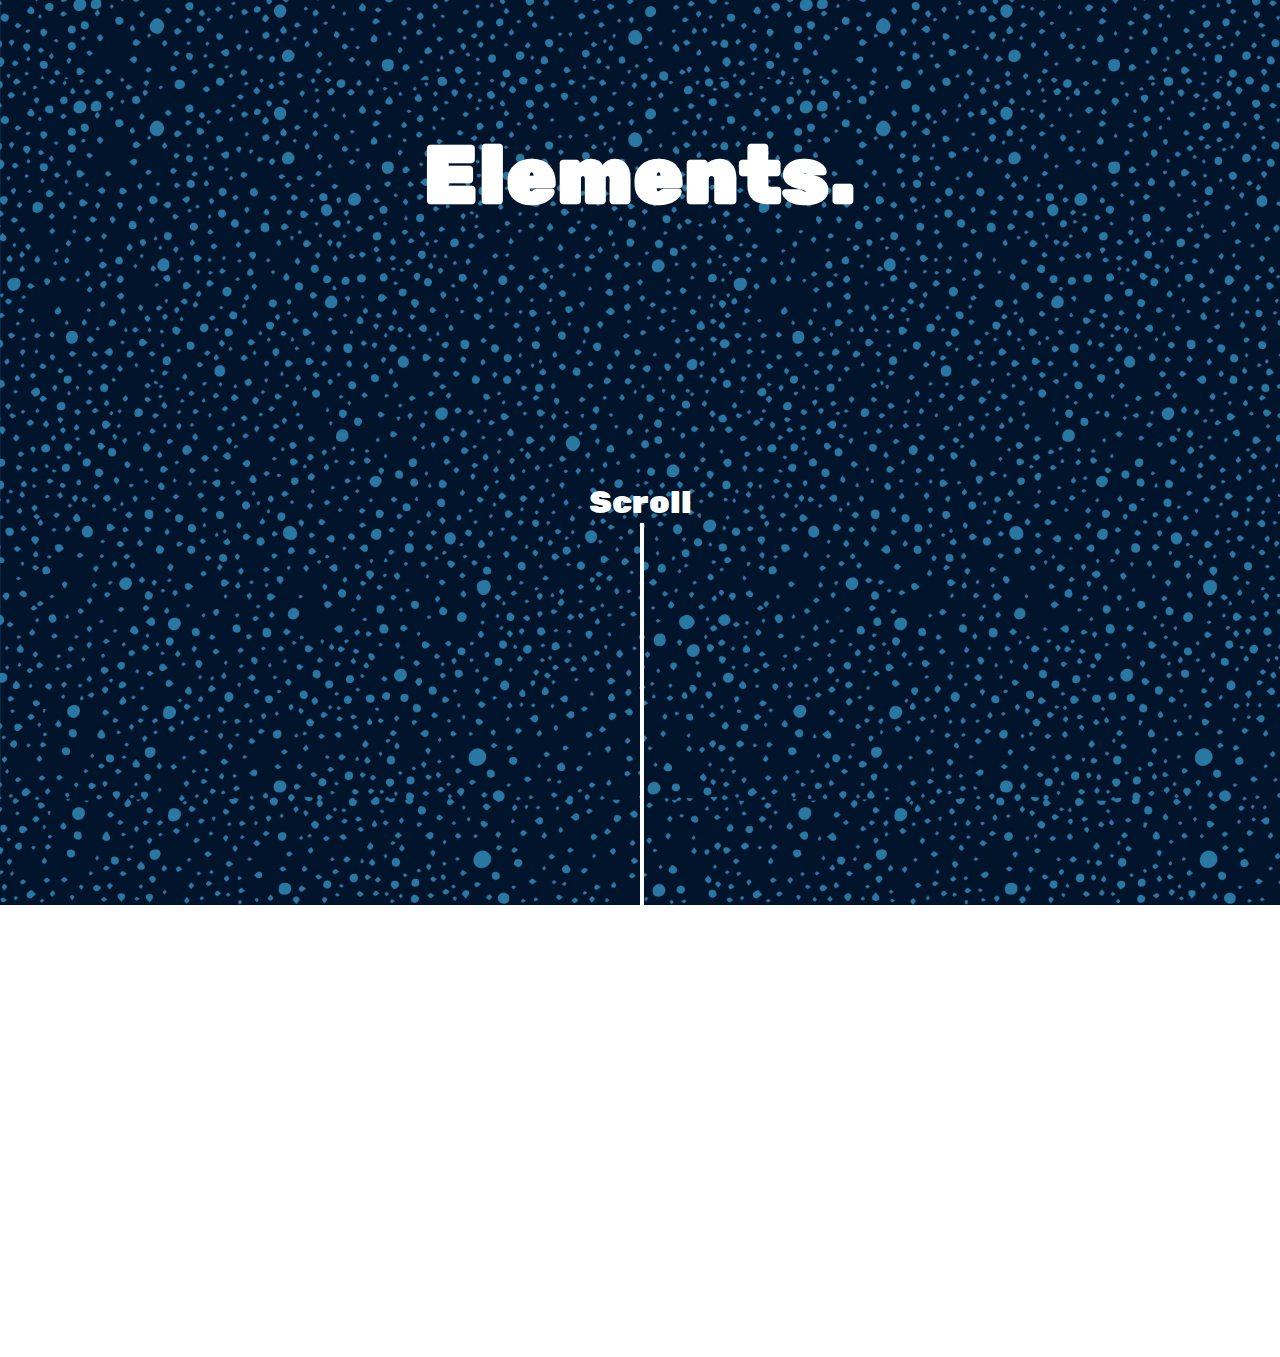
<file: Elements/index.html>
<!DOCTYPE html>
<html class="no-js" lang="en">
<head>
	    <meta charset="utf-8">
        <meta http-equiv="x-ua-compatible" content="ie=edge">
        <title>Elements Website</title>
        <meta name="description" content="">
        <meta name="viewport" content="width=device-width, initial-scale=1">

        <link rel="stylesheet" href="css/style.css" type="text/css">
				  <link rel="stylesheet" href="css/animate.css" type="text/css">

     <!-- Additional Fonts -->
		<link href='http://fonts.googleapis.com/css?family=Source+Sans+Pro:300,400,700,400italic|Josefin+Slab:400,700italic|Libre+Baskerville' rel='stylesheet' type='text/css'>
		<link href="https://fonts.googleapis.com/css?family=Rubik+One" rel="stylesheet">

</head>
<body>

<div id="home" class="container">
<div id="hometext">
<h1>Elements.</h1>
<div id="homelink">
<a href="#elements" class="homescroll smoothScroll animated infinite pulse">Scroll</a>
<div class="border-box"></div>
</div>
</div>



<div id="elements" class="container">

<div class="elements-wrapper">

	<div id="element-one">
		<a href="hydrogen.html" class="elementbox"><h2>H</h2></a>
		</div>

		<div id="element-two" >
			<a href="copper.html" class="elementbox"><h2>C</h2></a>
			</div>

			<div id="element-three" >
				<a href="iron.html" class="elementbox"><h2>Fe</h2></a>
				</div>

				<div id="element-four" >
					<a href="gold.html" class="elementbox"><h2>Au</h2></a>
					</div>

					<div id="element-five" >
						<a href="silicon.html" class="elementbox"><h2>Si</h2></a>
						</div>
</div>

</div>

<script src="https://ajax.googleapis.com/ajax/libs/jquery/3.1.0/jquery.min.js"></script>
<script src="js/main.js" type="text/javascript"></script>
<script type="text/javascript" src="js/jquery.waypoints.min.js"></script>
<script type="text/javascript" src="js/smoothscroll.js"></script>
</body>
</html>
</file>
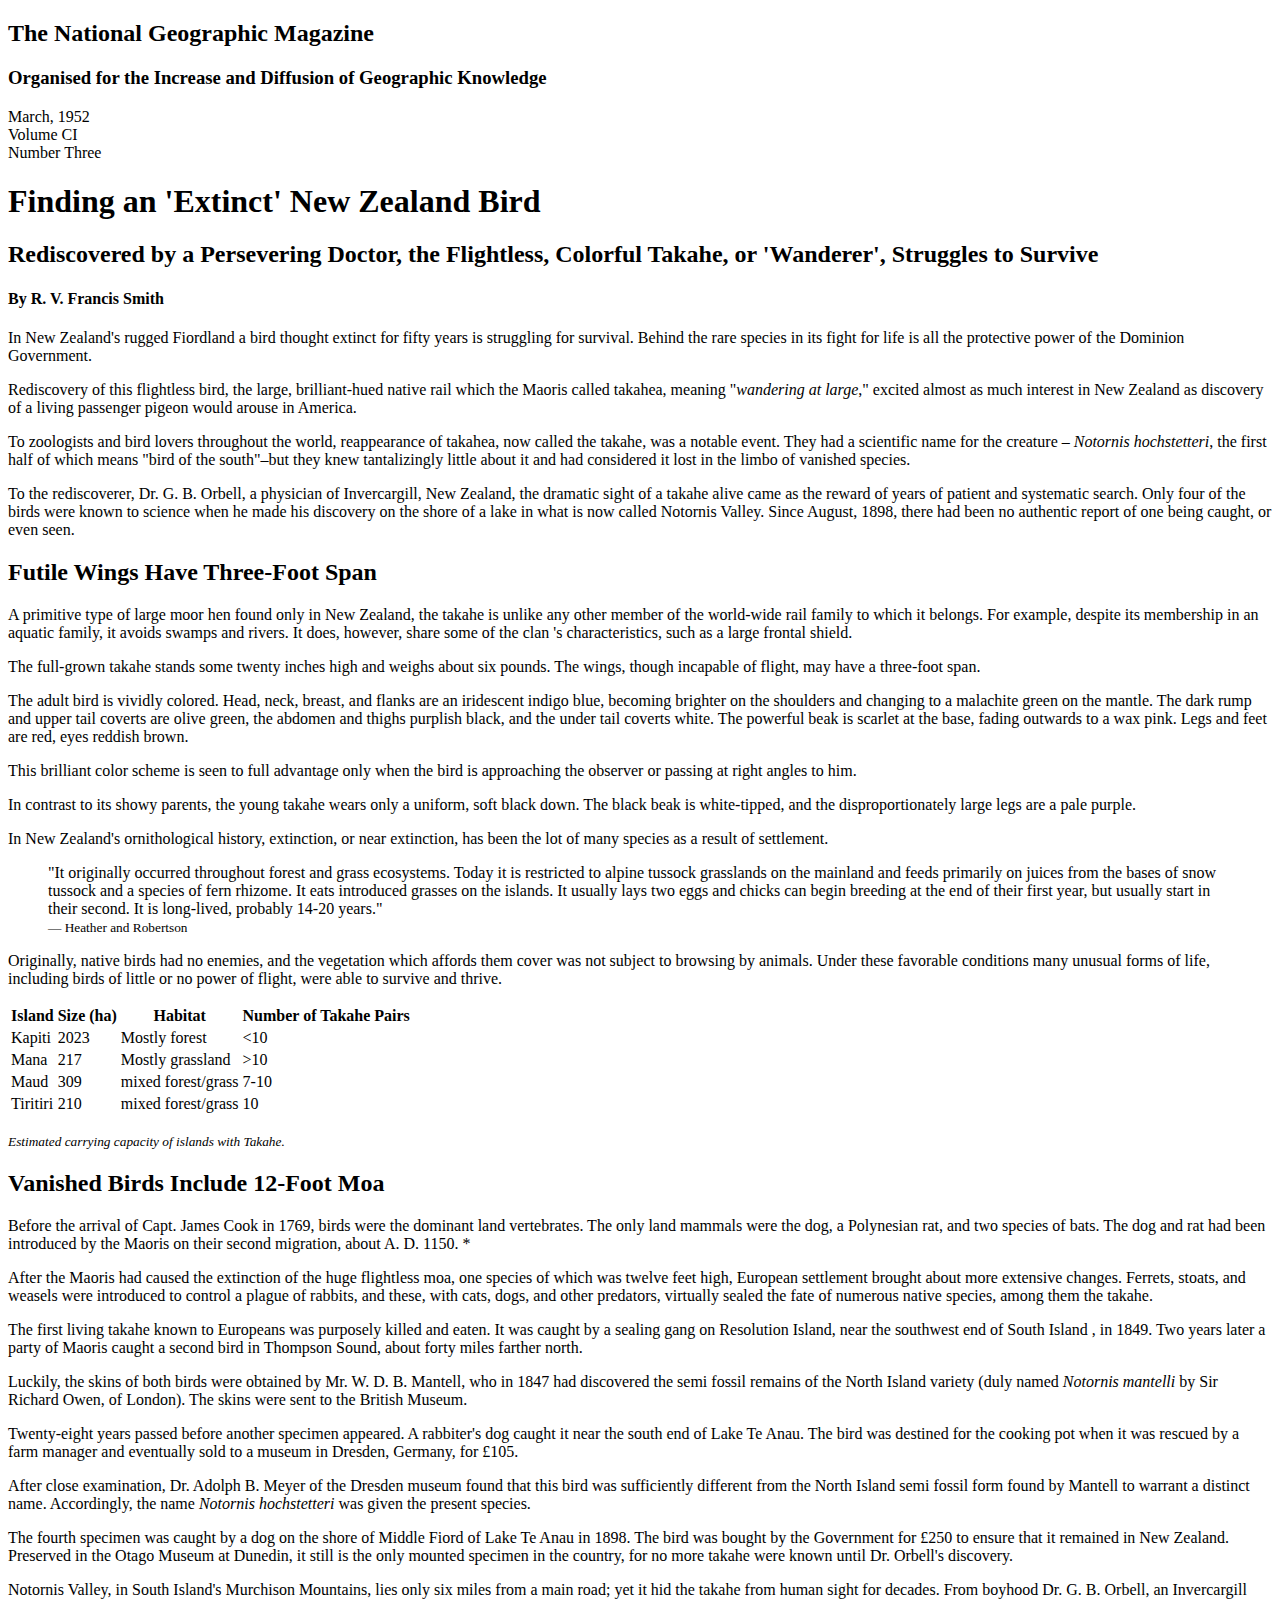
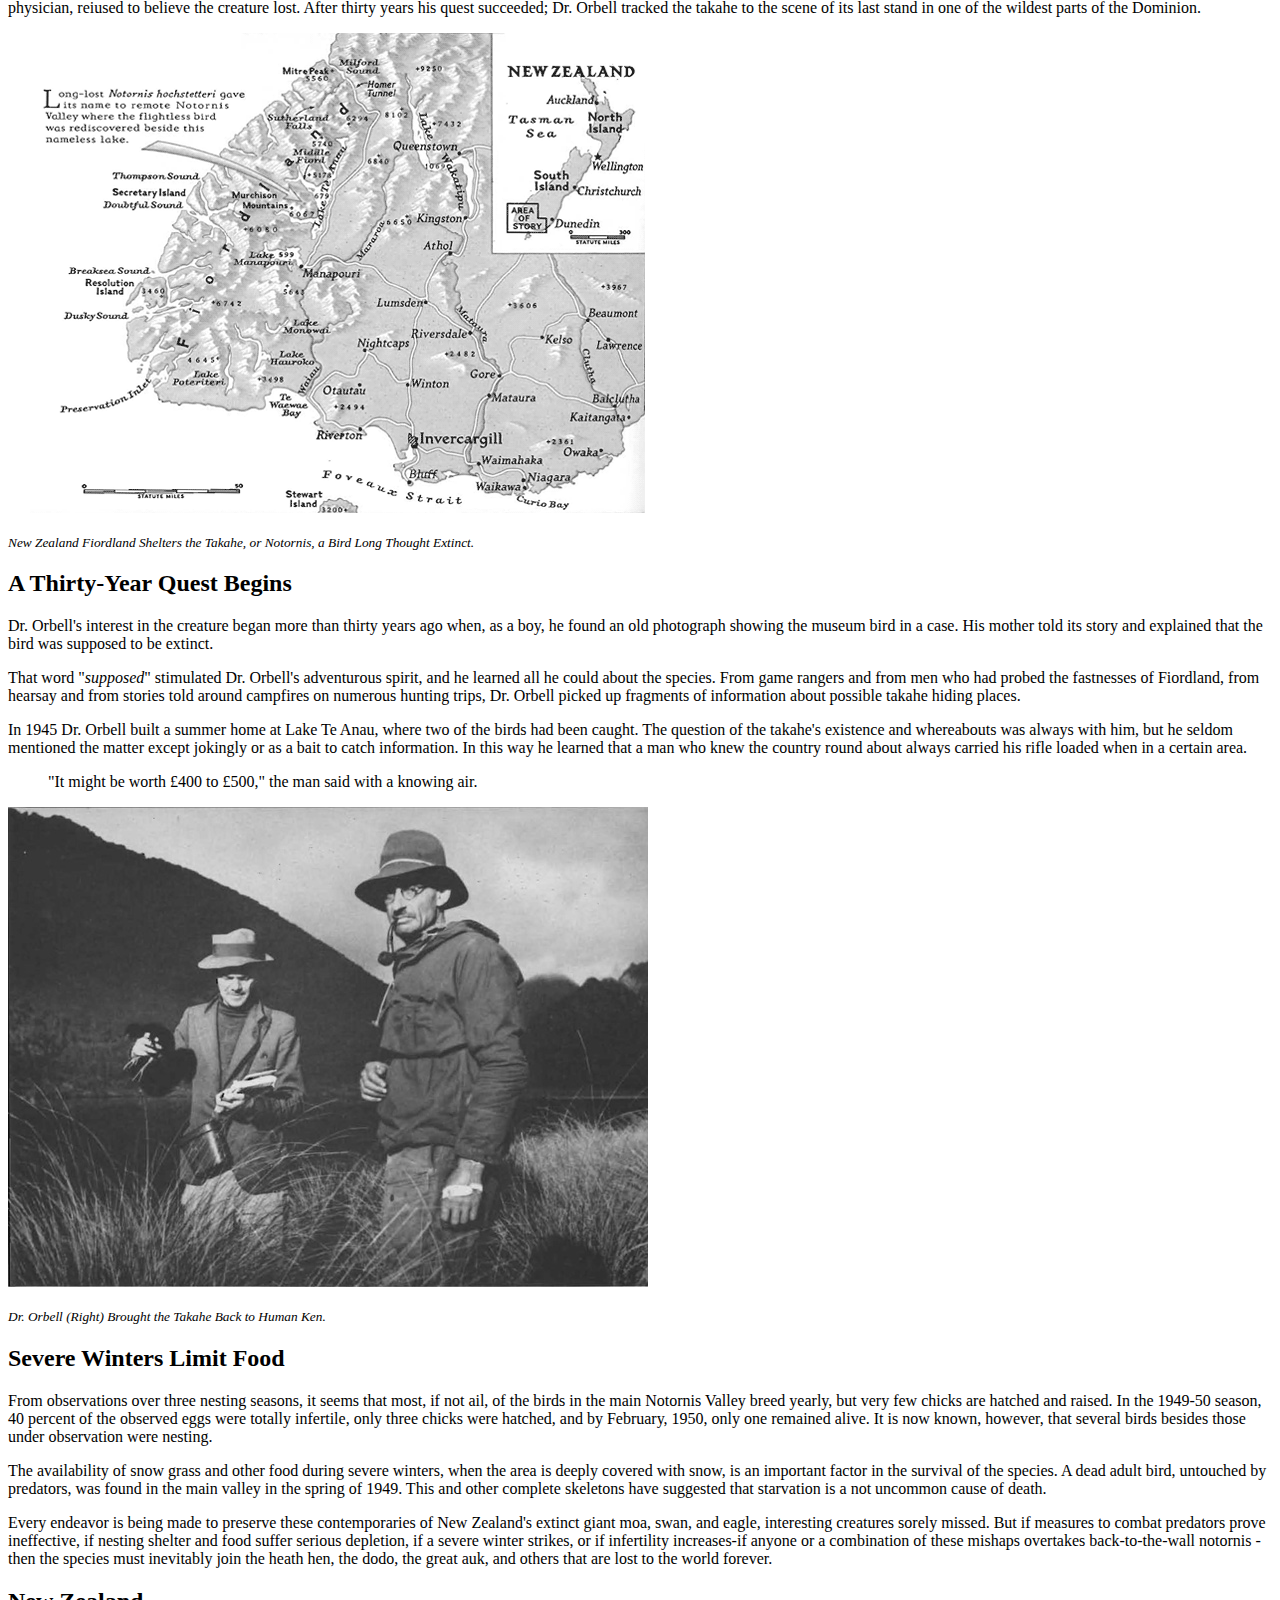
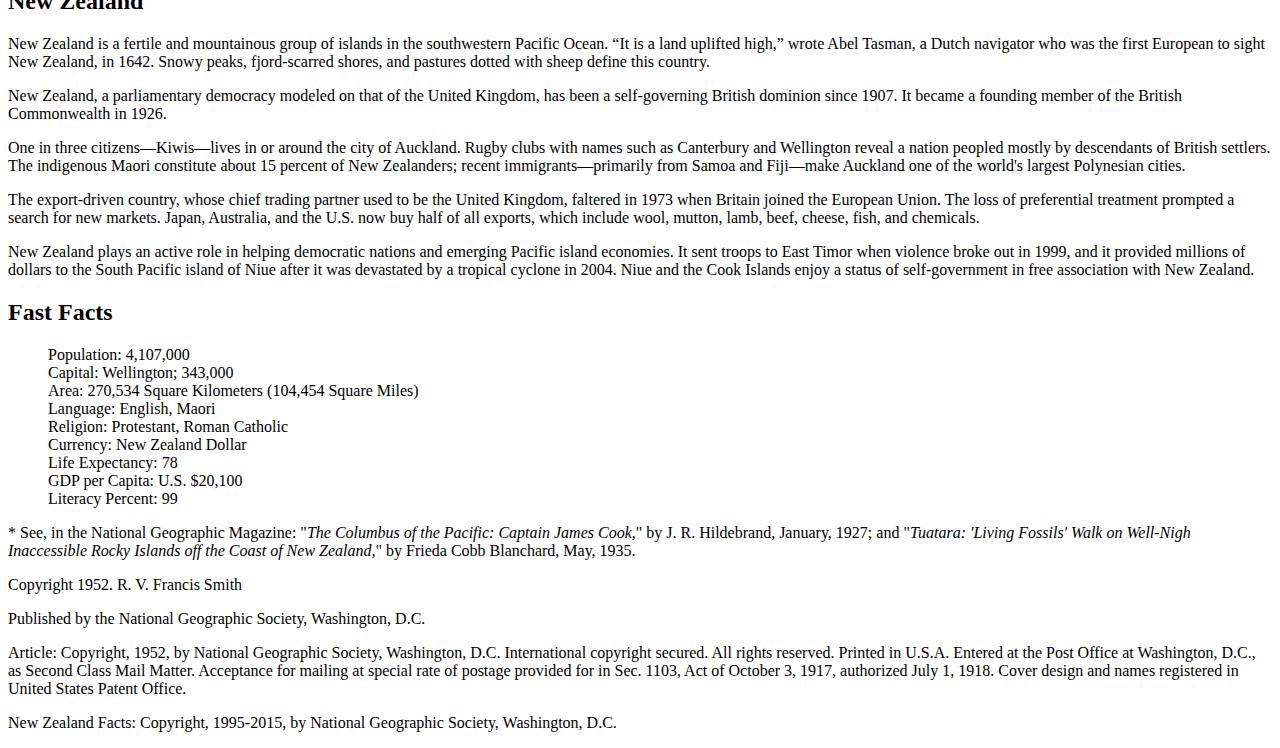
<file: The Big Bird Project/index.html>
<!doctype html>
<html>
<head>
<meta charset="UTF-8">
<title>Lesson 01 - Birds - HTML and Semantics</title>

<link href="css/style.css" rel="stylesheet" type="text/css">
</head>

<body>

<section>
<header>
    <h2>The National Geographic Magazine</h2>
    <h3>Organised for the Increase and Diffusion of Geographic Knowledge</h3>
</header>

<p>March, 1952<br>
Volume CI<br>
Number Three</p>
</section>

<section>
<header>
<h1>Finding an 'Extinct' New Zealand Bird</h1>

<h2>Rediscovered by a Persevering Doctor, the Flightless, Colorful Takahe, or 'Wanderer', Struggles to Survive</h2>

<h4>By R. V. Francis Smith</h4>
</header>

<article>
<p>In New Zealand's rugged Fiordland a bird thought extinct for fifty years is struggling for survival. Behind the rare species in its fight for life is all the protective power of the Dominion Government.</p>

<p>Rediscovery of this flightless bird, the large, brilliant-hued native rail which the Maoris called takahea, meaning "<i>wandering at large</i>," excited almost as much interest in New Zealand as discovery of a living passenger pigeon would arouse in America.</p>

<p>To zoologists and bird lovers throughout the world, reappearance of takahea, now called the takahe, was a notable event. They had a scientific name for the creature – <i>Notornis hochstetteri</i>, the first half of which means "bird of the south"–but they knew tantalizingly little about it and had considered it lost in the limbo of vanished species.</p>

<p>To the rediscoverer, Dr. G. B. Orbell, a physician of Invercargill, New Zealand, the dramatic sight of a takahe alive came as the reward of years of patient and systematic search. Only four of the birds were known to science when he made his discovery on the shore of a lake in what is now called Notornis Valley. Since August, 1898, there had been no authentic report of one being caught, or even seen.</p>
</article>
</section>

<section>
<article>
<header>
<h2>Futile Wings Have Three-Foot Span</h2>
</header>

<p>A primitive type of large moor hen found only in New Zealand, the takahe is unlike any other member of the world-wide rail family to which it belongs. For example, despite its membership in an aquatic family, it avoids swamps and rivers. It does, however, share some of the clan 's characteristics, such as a large frontal shield.</p>

<p>The full-grown takahe stands some twenty inches high and weighs about six pounds. The wings, though incapable of flight, may have a three-foot span.</p>

<p>The adult bird is vividly colored. Head, neck, breast, and flanks are an iridescent indigo blue, becoming brighter on the shoulders and changing to a malachite green on the mantle. The dark rump and upper tail coverts are olive green, the abdomen and thighs purplish black, and the under tail coverts white. The powerful beak is scarlet at the base, fading outwards to a wax pink. Legs and feet are red, eyes reddish brown.</p>

<p>This brilliant color scheme is seen to full advantage only when the bird is approaching the observer or passing at right angles to him.</p>

<p>In contrast to its showy parents, the young takahe wears only a uniform, soft black down. The black beak is white-tipped, and the disproportionately large legs are a pale purple.</p>

<p>In New Zealand's ornithological history, extinction, or near extinction, has been the lot of many species as a result of settlement.</p>

<blockquote>"It originally occurred throughout forest and grass ecosystems. Today it is restricted to alpine tussock grasslands on the mainland and feeds primarily on juices from the bases of snow tussock and a species of fern rhizome. It eats introduced grasses on the islands. It usually lays two eggs and chicks can begin breeding at the end of their first year, but usually start in their second. It is long-lived, probably 14-20 years."<br>

<small>— Heather and Robertson</small></blockquote>

<p>Originally, native birds had no enemies, and the vegetation which affords them cover was not subject to browsing by animals. Under these favorable conditions many unusual forms of life, including birds of little or no power of flight, were able to survive and thrive.</p>

<table>
<tr>
    <th>Island</th>
    <th>Size (ha)</th>
    <th>Habitat</th>
    <th>Number of Takahe Pairs</th>    
</tr>
    
<tr>
    <td>Kapiti</td>
    <td>2023</td>
    <td>Mostly forest</td>
    <td><10</td>
</tr>
    
<tr>
    <td>Mana</td>
    <td>217</td>
    <td>Mostly grassland</td>
    <td>>10</td>   
</tr>
    
<tr>
    <td>Maud</td>
    <td>309</td>
    <td>mixed forest/grass</td>
    <td>7-10</td>   
</tr>
    
<tr>
    <td>Tiritiri</td>
    <td>210</td>
    <td>mixed forest/grass</td>
    <td>10</td>   
</tr>
    
    
</table>

<p><i><small>Estimated carrying capacity of islands with Takahe.</small></i></p>
</article>
</section>

<section>
<article>
<header>
<h2>Vanished Birds Include 12-Foot Moa</h2>
</header>

<p>Before the arrival of Capt. James Cook in 1769, birds were the dominant land vertebrates. The only land mammals were the dog, a Polynesian rat, and two species of bats. The dog and rat had been introduced by the Maoris on their second migration, about A. D. 1150. *</p>

<p>After the Maoris had caused the extinction of the huge flightless moa, one species of which was twelve feet high, European settlement brought about more extensive changes. Ferrets, stoats, and weasels were introduced to control a plague of rabbits, and these, with cats, dogs, and other predators, virtually sealed the fate of numerous native species, among them the takahe.</p>

<p>The first living takahe known to Europeans was purposely killed and eaten. It was caught by a sealing gang on Resolution Island, near the southwest end of South Island , in 1849. Two years later a party of Maoris caught a second bird in Thompson Sound, about forty miles farther north.</p>

<p>Luckily, the skins of both birds were obtained by Mr. W. D. B. Mantell, who in 1847 had discovered the semi fossil remains of the North Island variety (duly named <i>Notornis mantelli</i> by Sir Richard Owen, of London). The skins were sent to the British Museum.</p>

<p>Twenty-eight years passed before another specimen appeared. A rabbiter's dog caught it near the south end of Lake Te Anau. The bird was destined for the cooking pot when it was rescued by a farm manager and eventually sold to a museum in Dresden, Germany, for £105.</p>

<p>After close examination, Dr. Adolph B. Meyer of the Dresden museum found that this bird was sufficiently different from the North Island semi fossil form found by Mantell to warrant a distinct name. Accordingly, the name <i>Notornis hochstetteri</i> was given the present species.</p>

<p>The fourth specimen was caught by a dog on the shore of Middle Fiord of Lake Te Anau in 1898. The bird was bought by the Government for £250 to ensure that it remained in New Zealand. Preserved in the Otago Museum at Dunedin, it still is the only mounted specimen in the country, for no more takahe were known until Dr. Orbell's discovery.</p>

<p>Notornis Valley, in South Island's Murchison Mountains, lies only six miles from a main road; yet it hid the takahe from human sight for decades. From boyhood Dr. G. B. Orbell, an Invercargill physician, reiused to believe the creature lost. After thirty years his quest succeeded; Dr. Orbell tracked the takahe to the scene of its last stand in one of the wildest parts of the Dominion.</p>


<!-- Image: new-zealand.png -->
<img src="img/new-zealand.png">

<p><i><small>New Zealand Fiordland Shelters the Takahe, or Notornis, a Bird Long Thought Extinct.</small></i></p>
</article>
</section>

<section>
<article>
<header>
<h2>A Thirty-Year Quest Begins</h2>
</header>

<p>Dr. Orbell's interest in the creature began more than thirty years ago when, as a boy, he found an old photograph showing the museum bird in a case. His mother told its story and explained that the bird was supposed to be extinct.</p>

<p>That word "<em>supposed</em>" stimulated Dr. Orbell's adventurous spirit, and he learned all he could about the species. From game rangers and from men who had probed the fastnesses of Fiordland, from hearsay and from stories told around campfires on numerous hunting trips, Dr. Orbell picked up fragments of information about possible takahe hiding places.</p>

<p>In 1945 Dr. Orbell built a summer home at Lake Te Anau, where two of the birds had been caught. The question of the takahe's existence and whereabouts was always with him, but he seldom mentioned the matter except jokingly or as a bait to catch information. In this way he learned that a man who knew the country round about always carried his rifle loaded when in a certain area.</p>

<blockquote>"It might be worth £400 to £500," the man said with a knowing air.</blockquote>

<!-- Image: bent-billiard-pipe.jpg -->
<img src="img/bent-billiard-pipe.jpg">

<p><i><small>Dr. Orbell (Right) Brought the Takahe Back to Human Ken.</small></i></p>
</article>
</section>

<section>
<article>
<header>
<h2>Severe Winters Limit Food</h2>
</header>

<p>From observations over three nesting seasons, it seems that most, if not ail, of the birds in the main Notornis Valley breed yearly, but very few chicks are hatched and raised. In the 1949-50 season, 40 percent of the observed eggs were totally infertile, only three chicks were hatched, and by February, 1950, only one remained alive. It is now known, however, that several birds besides those under observation were nesting.</p>

<p>The availability of snow grass and other food during severe winters, when the area is deeply covered with snow, is an important factor in the survival of the species. A dead adult bird, untouched by predators, was found in the main valley in the spring of 1949. This and other complete skeletons have suggested that starvation is a not uncommon cause of death.</p>

<p>Every endeavor is being made to preserve these contemporaries of New Zealand's extinct giant moa, swan, and eagle, interesting creatures sorely missed. But if measures to combat predators prove ineffective, if nesting shelter and food suffer serious depletion, if a severe winter strikes, or if infertility increases-if anyone or a combination of these mishaps overtakes back-to-the-wall notornis -then the species must inevitably join the heath hen, the dodo, the great auk, and others that are lost to the world forever.</p>
</article>
</section>

<section>
<article>
<header>
<h2>New Zealand</h2>
</header>

<p>New Zealand is a fertile and mountainous group of islands in the southwestern Pacific Ocean. <q>It is a land uplifted high,</q> wrote Abel Tasman, a Dutch navigator who was the first European to sight New Zealand, in 1642. Snowy peaks, fjord-scarred shores, and pastures dotted with sheep define this country.</p>

<p>New Zealand, a parliamentary democracy modeled on that of the United Kingdom, has been a self-governing British dominion since 1907. It became a founding member of the British Commonwealth in 1926.</p>

<p>One in three citizens—Kiwis—lives in or around the city of Auckland. Rugby clubs with names such as Canterbury and Wellington reveal a nation peopled mostly by descendants of British settlers. The indigenous Maori constitute about 15 percent of New Zealanders; recent immigrants—primarily from Samoa and Fiji—make Auckland one of the world's largest Polynesian cities.</p>

<p>The export-driven country, whose chief trading partner used to be the United Kingdom, faltered in 1973 when Britain joined the European Union. The loss of preferential treatment prompted a search for new markets. Japan, Australia, and the U.S. now buy half of all exports, which include wool, mutton, lamb, beef, cheese, fish, and chemicals.</p>

<p>New Zealand plays an active role in helping democratic nations and emerging Pacific island economies. It sent troops to East Timor when violence broke out in 1999, and it provided millions of dollars to the South Pacific island of Niue after it was devastated by a tropical cyclone in 2004. Niue and the Cook Islands enjoy a status of self-government in free association with New Zealand.</p>
</article>
</section>

<section>
<aside>
<h2>Fast Facts</h2>
<ul>
<li>Population: 4,107,000</li>
<li>Capital: Wellington; 343,000</li>
<li>Area: 270,534 Square Kilometers (104,454 Square Miles)</li>
<li>Language: English, Maori</li>
<li>Religion: Protestant, Roman Catholic</li>
<li>Currency: New Zealand Dollar</li>
<li>Life Expectancy: 78</li>
<li>GDP per Capita: U.S. $20,100</li>
<li>Literacy Percent: 99</li>
</ul>
</aside>
</section>

<section>
* See, in the National Geographic Magazine: "<cite>The Columbus of the Pacific: Captain James Cook,</cite>" by J. R. Hildebrand, January, 1927; and "<cite>Tuatara: 'Living Fossils' Walk on Well-Nigh Inaccessible Rocky Islands off the Coast of New Zealand,</cite>" by Frieda Cobb Blanchard, May, 1935.
</section>

<section>
<footer>
<p>Copyright 1952. R. V. Francis Smith</p>
<p>Published by the National Geographic Society, Washington, D.C.</p>
<p>Article: Copyright, 1952, by National Geographic Society, Washington, D.C. International copyright secured. All rights reserved. Printed in U.S.A. Entered at the Post Office at Washington, D.C., as Second Class Mail Matter. Acceptance for mailing at special rate of postage provided for in Sec. 1103, Act of October 3, 1917, authorized July 1, 1918. Cover design and names registered in United States Patent Office.</p>
<p>New Zealand Facts: Copyright, 1995-2015, by National Geographic Society, Washington, D.C.</p>
</footer>
</section>

</body>
</html>
</file>
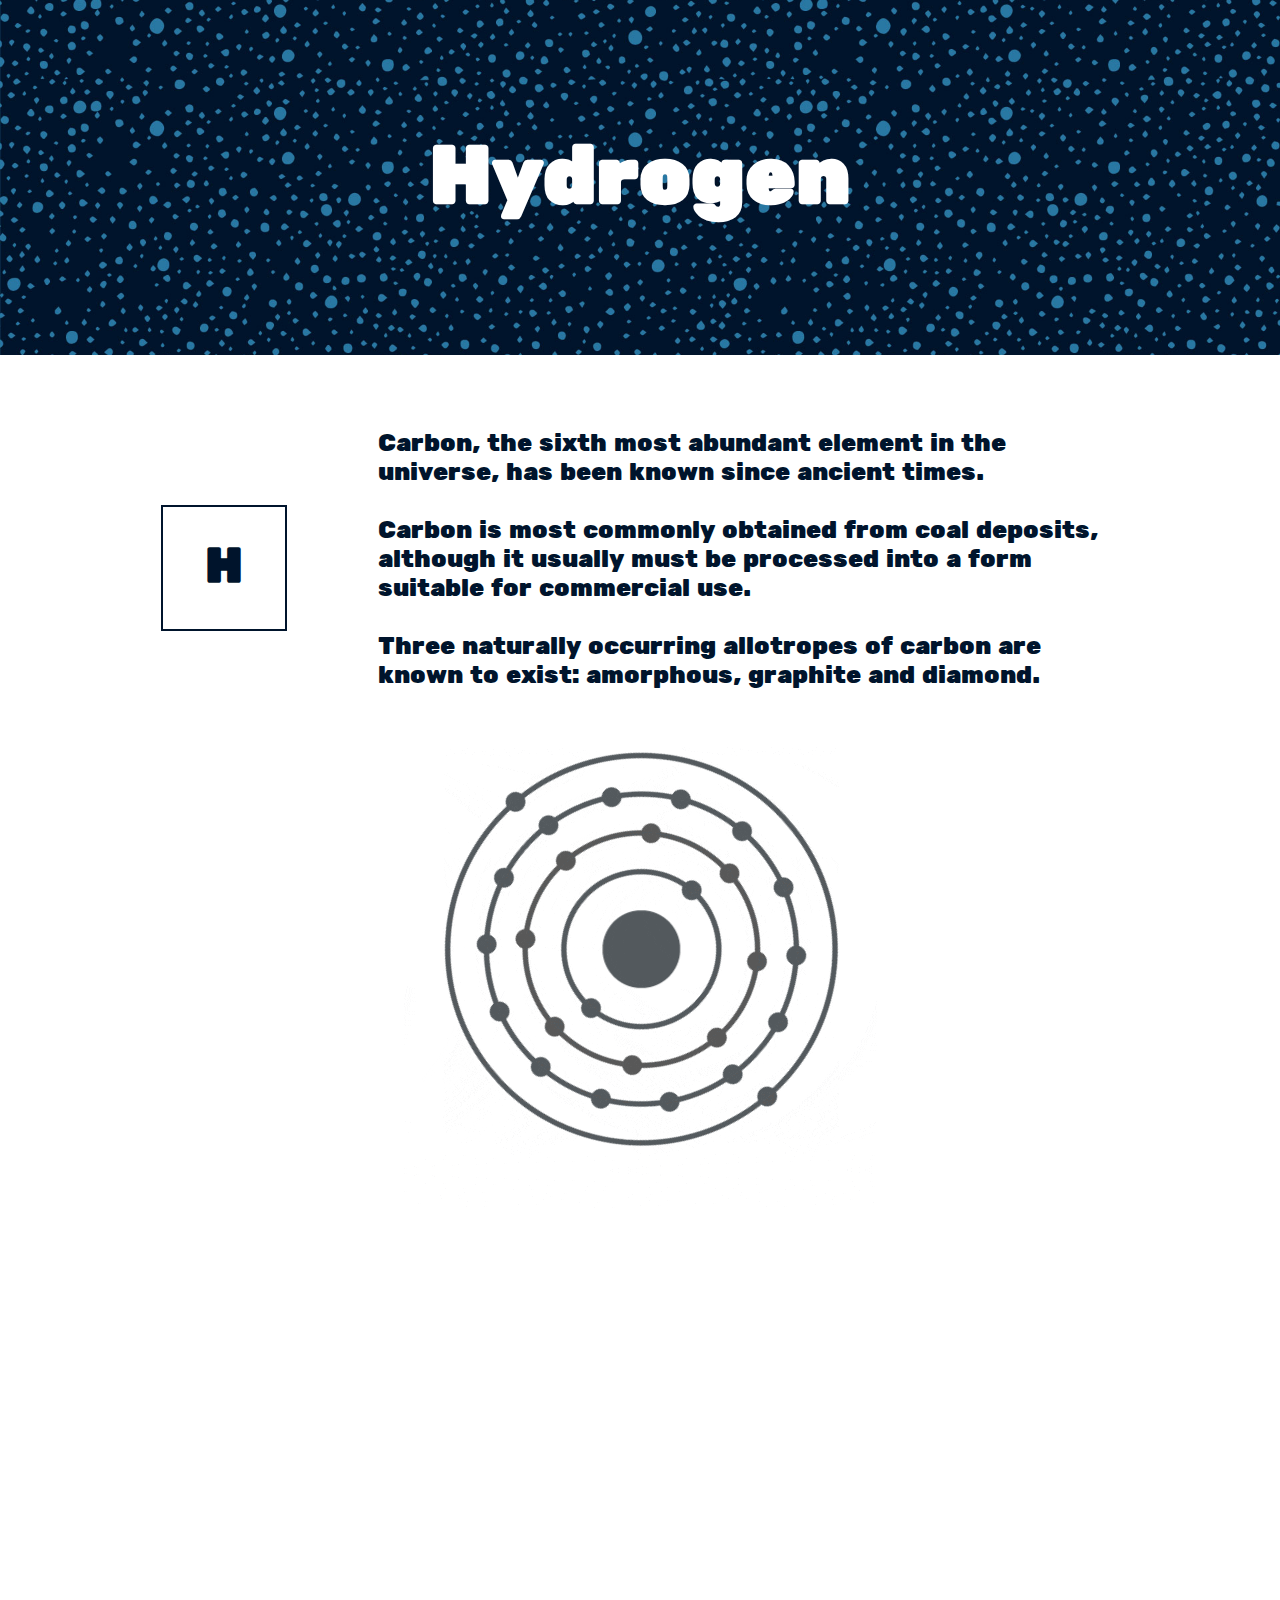
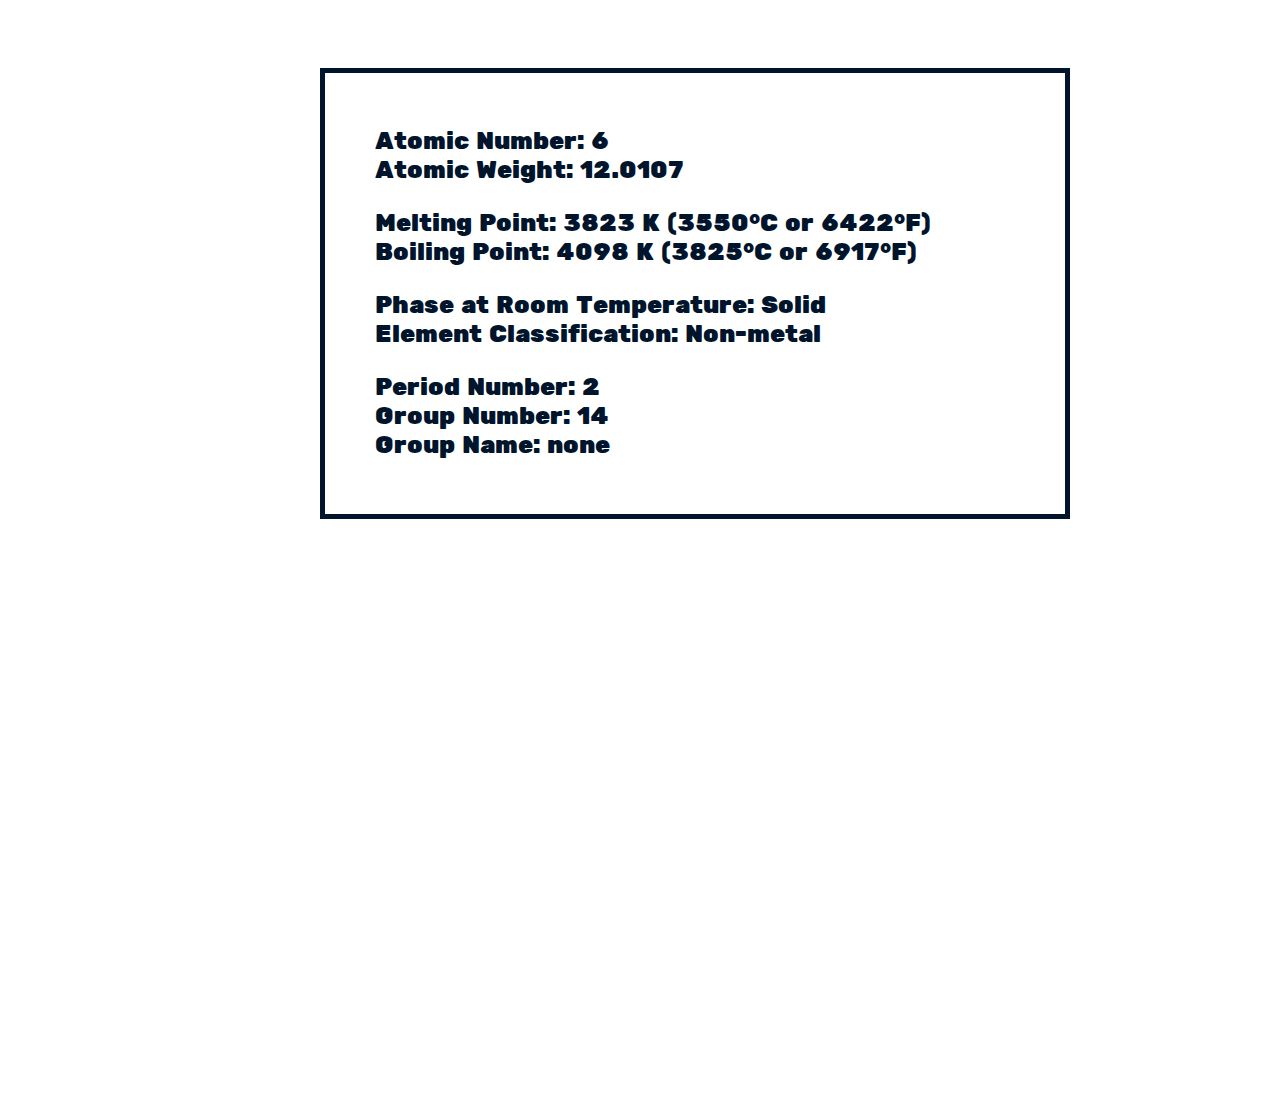
<file: Elements/hydrogen.html>
<!DOCTYPE html>
<html class="no-js" lang="en">
<head>
	    <meta charset="utf-8">
        <meta http-equiv="x-ua-compatible" content="ie=edge">
        <title>Elements Website</title>
        <meta name="description" content="">
        <meta name="viewport" content="width=device-width, initial-scale=1">

        <link rel="stylesheet" href="css/style.css" type="text/css">
				  <link rel="stylesheet" href="css/animate.css" type="text/css">

     <!-- Additional Fonts -->
		<link href='http://fonts.googleapis.com/css?family=Source+Sans+Pro:300,400,700,400italic|Josefin+Slab:400,700italic|Libre+Baskerville' rel='stylesheet' type='text/css'>
		<link href="https://fonts.googleapis.com/css?family=Rubik+One" rel="stylesheet">

</head>
<body>

<div class="wrapper">

<div class="banner">

<h1>Hydrogen</h1>

</div>

<div id="element-title">

<div class="elementbox">

<h2>H</h2>

</div>

<div class="element-summary">

<p>Carbon, the sixth most abundant element in the universe, has been known since ancient times.<br><br>
	Carbon is most commonly obtained from coal deposits, although it usually must be processed into a form suitable for commercial use.<br><br>
	Three naturally occurring allotropes of carbon are known to exist: amorphous, graphite and diamond.</p>

</div>


</div>

<div id="element-animation">

<img src="img/looped-iron.gif" alt="Hyrdogen Element"/>

</div>

<div class="banner">

<p>Composed of a single proton and a single electron, hydrogen is the simplest and most abundant element in the universe.<br><br>
It is estimated that 90% of the visible universe is composed of hydrogen.</p>

</div>

<div class="element-info animated">

<p>Atomic Number: 6<br>Atomic Weight: 12.0107</p>

<p>Melting Point: 3823 K (3550°C or 6422°F)<br>
Boiling Point: 4098 K (3825°C or 6917°F)</p>

<p>Phase at Room Temperature: Solid<br>Element Classification: Non-metal</p>

<p>Period Number: 2 <br>
Group Number: 14<br>
Group Name: none</p>


</div>

<div class="banner">

<p>Hydrogen is the raw fuel that most stars 'burn' to produce energy.<br><br>
	The same process, known as fusion, is being studied as a possible power source for use on earth. <br><br>
	The sun's supply of hydrogen is expected to last another 5 billion years.</p>

</div>


</div> <!-- div class="wrapper" closing -->

<script src="https://ajax.googleapis.com/ajax/libs/jquery/3.1.0/jquery.min.js"></script>
<script src="js/main.js" type="text/javascript"></script>
<script type="text/javascript" src="js/jquery.waypoints.min.js"></script>
<script type="text/javascript" src="js/smoothscroll.js"></script>
</body>
</html>
</file>
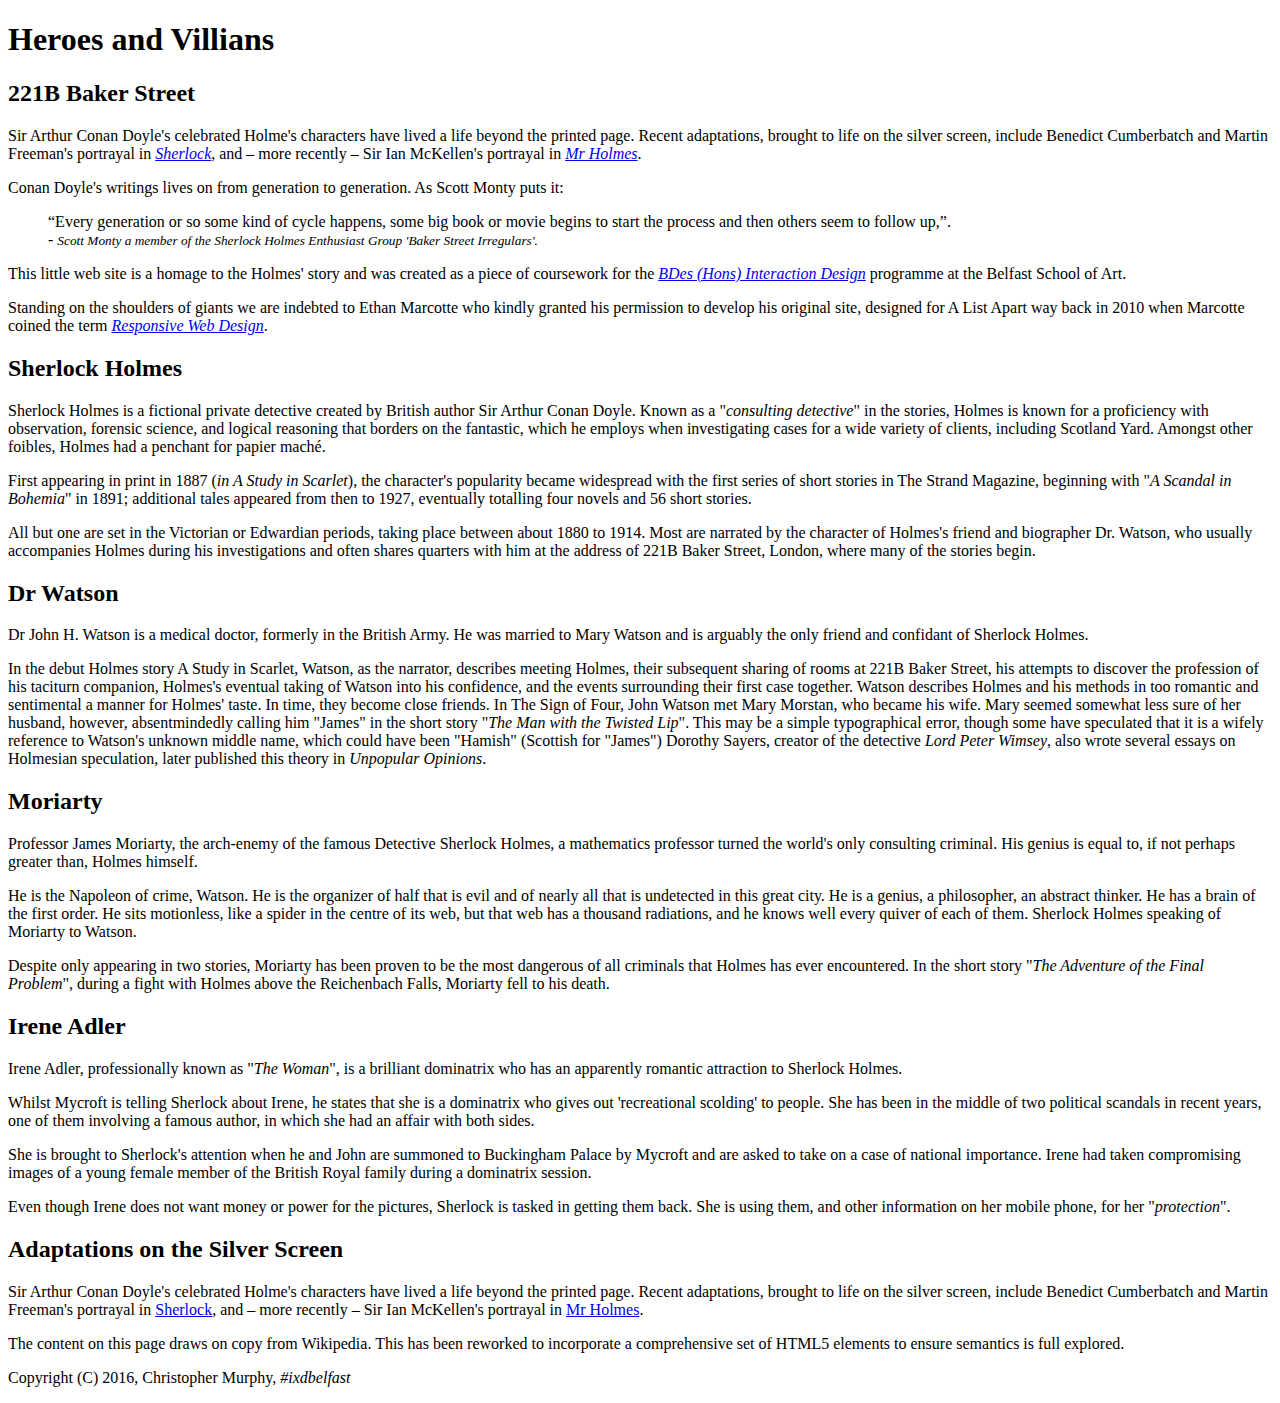
<file: Heroes & Villains/Lesson01 - Sherlock - HTMLandSemantics.html>
<!doctype html>
<html>
<head>
<meta charset="UTF-8">
<title>Lesson 01 - Sherlock Holmes - HTML and Semantics</title>
</head>

<body>

<article>

<header>
<h1>Heroes and Villians</h1>
</header>

<section>
<header>
<h2>221B Baker Street</h2>
</header>

<p>Sir Arthur Conan Doyle's celebrated Holme's characters have lived a life beyond the printed page.
Recent adaptations, brought to life on the silver screen, include Benedict Cumberbatch and Martin
Freeman's portrayal in <cite><a href="https://en.wikipedia.org/wiki/Sherlock_(TV_series)" target="_blank">Sherlock</a></cite>, and – more
recently – Sir Ian McKellen's portrayal in <cite><a href="https://en.wikipedia.org/wiki/Mr._Holmes">Mr Holmes</a></cite>.</p>

<p>Conan Doyle's writings lives on from generation to generation. As Scott Monty puts it:
<blockquote><q>Every generation or so some kind of cycle happens, some big book or movie begins to start the
process and then others seem to follow up,</q>.<br>- <cite><small>Scott Monty a member of the Sherlock Holmes Enthusiast Group 'Baker Street Irregulars'.
</small></cite>
</blockquote></p>

<aside>
<p>This little web site is a homage to the Holmes' story and was created as a piece of coursework for
the <cite><a href="#">BDes (Hons) Interaction Design</a></cite> programme at the Belfast School of Art.</p>

<p>Standing on the shoulders of giants we are indebted to Ethan Marcotte who kindly granted his
permission to develop his original site, designed for A List Apart way back in 2010 when Marcotte
coined the term <cite><a href="http://alistapart.com/article/responsive-web-design" target="_blank">Responsive Web Design</a></cite>.</p>
</aside>
</section>

<section>
<header>
<h2>Sherlock Holmes</h2>
</header>

<p>Sherlock Holmes is a fictional private detective created by British author Sir Arthur Conan Doyle.
Known as a "<em>consulting detective</em>" in the stories, Holmes is known for a proficiency with observation,
forensic science, and logical reasoning that borders on the fantastic, which he employs when
investigating cases for a wide variety of clients, including Scotland Yard. Amongst other foibles,
Holmes had a penchant for papier maché.</p>

<p>First appearing in print in 1887 (<cite>in A Study in Scarlet</cite>), the character's popularity became widespread
with the first series of short stories in The Strand Magazine, beginning with "<cite>A Scandal in Bohemia</cite>"
in 1891; additional tales appeared from then to 1927, eventually totalling four novels and 56 short
stories.</p>

<p>All but one are set in the Victorian or Edwardian periods, taking place between about 1880 to 1914.
Most are narrated by the character of Holmes's friend and biographer Dr. Watson, who usually
accompanies Holmes during his investigations and often shares quarters with him at the address of
221B Baker Street, London, where many of the stories begin.</p>
</section>

<section>
<header>
<h2>Dr Watson</h2>
</header>

<p>Dr John H. Watson is a medical doctor, formerly in the British Army. He was married to Mary Watson
and is arguably the only friend and confidant of Sherlock Holmes.</p>

<p>In the debut Holmes story A Study in Scarlet, Watson, as the narrator, describes meeting Holmes,
their subsequent sharing of rooms at 221B Baker Street, his attempts to discover the profession of
his taciturn companion, Holmes's eventual taking of Watson into his confidence, and the events
surrounding their first case together. Watson describes Holmes and his methods in too romantic and
sentimental a manner for Holmes' taste. In time, they become close friends. In The Sign of Four,
John Watson met Mary Morstan, who became his wife. Mary seemed somewhat less sure of her
husband, however, absentmindedly calling him "James" in the short story "<cite>The Man with the Twisted
Lip</cite>". This may be a simple typographical error, though some have speculated that it is a wifely
reference to Watson's unknown middle name, which could have been "Hamish" (Scottish for
"James") Dorothy Sayers, creator of the detective <i>Lord Peter Wimsey</i>, also wrote several essays on
Holmesian speculation, later published this theory in <cite>Unpopular Opinions</cite>.</p>
</section>

<section>
<header>
<h2>Moriarty</h2>
</header>

<p>Professor James Moriarty, the arch-enemy of the famous Detective Sherlock Holmes, a mathematics
professor turned the world's only consulting criminal. His genius is equal to, if not perhaps greater
than, Holmes himself.</p>

<p>He is the Napoleon of crime, Watson. He is the organizer of half that is evil and of nearly all that is
undetected in this great city. He is a genius, a philosopher, an abstract thinker. He has a brain of the
first order. He sits motionless, like a spider in the centre of its web, but that web has a thousand
radiations, and he knows well every quiver of each of them. Sherlock Holmes speaking of Moriarty to
Watson.</p>

<p>Despite only appearing in two stories, Moriarty has been proven to be the most dangerous of all
criminals that Holmes has ever encountered. In the short story "<cite>The Adventure of the Final Problem</cite>",
during a fight with Holmes above the Reichenbach Falls, Moriarty fell to his death.</p>
</section>

<section>
<header>
<h2>Irene Adler</h2>
</header>

<p>Irene Adler, professionally known as "<em>The Woman</em>", is a brilliant dominatrix who has an apparently
romantic attraction to Sherlock Holmes.</p>

<p>Whilst Mycroft is telling Sherlock about Irene, he states that she is a dominatrix who gives out
'recreational scolding' to people. She has been in the middle of two political scandals in recent
years, one of them involving a famous author, in which she had an affair with both sides.</p>

<p>She is brought to Sherlock's attention when he and John are summoned to Buckingham Palace by
Mycroft and are asked to take on a case of national importance. Irene had taken compromising
images of a young female member of the British Royal family during a dominatrix session.</p>

<p>Even though Irene does not want money or power for the pictures, Sherlock is tasked in getting them
back. She is using them, and other information on her mobile phone, for her "<em>protection</em>".</p>
</section>

<section>
<header>
<h2>Adaptations on the Silver Screen</h2>
</header>

<p>Sir Arthur Conan Doyle's celebrated Holme's characters have lived a life beyond the printed page.
Recent adaptations, brought to life on the silver screen, include Benedict Cumberbatch and Martin
Freeman's portrayal in <a href="#">Sherlock</a>, and – more recently – Sir Ian McKellen's portrayal in <a href="#">Mr
Holmes</a>.</p>

<p>The content on this page draws on copy from Wikipedia. This has been reworked to incorporate a
comprehensive set of HTML5 elements to ensure semantics is full explored.</p>
</section>

<footer>
<p>Copyright (C) 2016, Christopher Murphy, <i>#ixdbelfast</i></p>
</footer>

</article>

</body>
</html>
</file>
<file: Elements/css/style.css>
html, body {
  margin:0 auto;
}
.container {
  width:100%;
  height:auto;
  margin:0 auto;
}

#home, #elements {
  background: url('../img/elements_background.jpg');
  background-position: center center;
  background-repeat: no-repeat;
  background-size: cover;
  background-attachment: fixed;
}

#home {
text-align: center;
}
#hometext {
  width:100%;
  height:auto;
  padding-top: 10%;
  text-align: center;

}
#homelink {
  width:100%;
  text-align: center;
  padding-top:20%;
}
.homescroll {
  font-family: 'Rubik One', sans-serif;
  font-size:2em;
  color:white;
  text-decoration: none;
  transition: 0.4s linear;
}
.homescroll:hover {
  color:#00142C;
  transition: 0.4s linear;
  background-color: #fff;
}
.border-box {
  width:50%;
	height:450px;
	border-right: 4px solid #ffffff;
	align-self: flex-end;
}

#elements {

}

h1 {
  font-family: 'Rubik One', sans-serif;
  font-size:5em;
  color:white;
  -webkit-margin-before: 0em;
    -webkit-margin-after: 0em;
    -webkit-margin-start: 0px;
    -webkit-margin-end: 0px;
}
h2 {
  font-family: 'Rubik One', sans-serif;
  font-size:3em;
  color:white;
  -webkit-margin-before: 0em;
-webkit-margin-after: 0em;
-webkit-margin-start: 0px;
-webkit-margin-end: 0px;
}
p {
  font-family: 'Rubik One', sans-serif;
  font-size:1.5em;
  color:#00142C;
}
.elements-wrapper {
  margin:0 auto;
  padding-bottom: 30%;
}
.elementbox {
  height: 0;
  padding-bottom: 10%;
  width: 10%;
  border:4px solid #ffffff;
  margin-left:8%;
  float:left;
  text-align: center;
  -webkit-transition-duration: 0.4s; /* Safari */
   	 transition-duration: 0.4s;
     text-decoration: none;

}

.elementbox:hover {
	background-color: #fff;
	-webkit-transition-duration: 0.4s; /* Safari */
   	 transition-duration: 0.4s;
}

.elementbox h2 {
  color:white;
  text-decoration: none;
  padding-top: 25%;
}
.elementbox:hover h2{
  color:#00142C;
}

/*===================================================
                  Hydrogen Page Styles
====================================================*/

.banner {
  width:100%;
  background: url('../img/elements_background.jpg');
  background-position: center center;
  background-repeat: no-repeat;
  background-size: cover;
  background-attachment: fixed;
  text-align: center;
}
.banner h1 {
  padding-top:10%;
  padding-bottom:10%;

}
.wrapper {
  margin:0 auto;
}
#element-animation {
  width:100%;
  height:auto;
  display:flex;
  justify-content: center;
  align-items: center;
}
#element-title {
  padding-top:50px;
  padding-left:5%;
}
#element-title .elementbox {
  height: 0;
  padding-bottom: 10%;
  width: 10%;
  border:2px solid #00142C;
  float:left;
  text-align: center;
  margin-top:100px
}
#element-title .elementbox h2{
  color:#00142C;
}
.element-summary {
  width:60%;
  height:auto;
  float:left;
  padding-left:7.5%;
}
.hr-line-break {
  width:80%;
  border-top:5px solid #00142C;
  margin-left:10%;
}
.element-info {
  width:50%;
  height:auto;
  margin-top:100px;
  margin-left:25%;
  margin-bottom: 100px;
  border:5px solid #00142C;
  padding:30px 50px;
}
.banner p {
  color:white;
  text-align: left;
  padding:5%;
  font-size: 2em;
}
</file>
<file: The Big Bird Project/css/style.css>
@charset "UTF-8";
/* CSS Document */

li {
	list-style:none;
}
</file>
